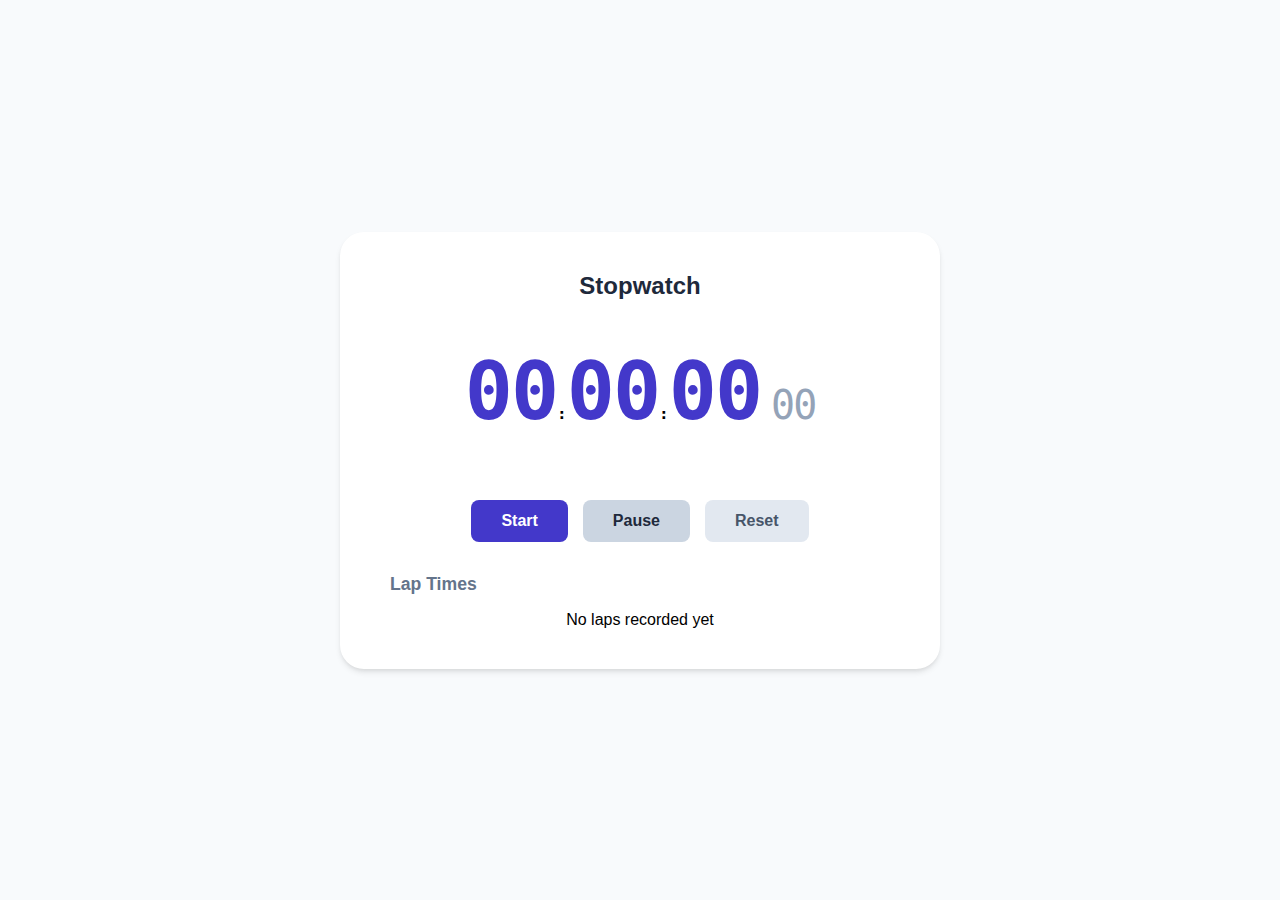
<file: index.html>
<!DOCTYPE html>
<html lang="en">

<head>
    <meta charset="UTF-8">
    <meta name="viewport" content="width=device-width, initial-scale=1.0">
    <title>Stopwatch</title>
    <link rel="stylesheet" href="stopW.css">
</head>

<body>
    <div class="container">
        <div class="stopwatch">
            <h1>Stopwatch</h1>

            <div class="display">
                <span id="hours">00</span>:<span id="minutes">00</span>:<span id="seconds">00</span><span
                    id="ms">.00</span>
            </div>

            <div class="buttons">
                <button id="startBtn" class="btn" onclick="startTimer()">Start</button>
                <button id="stopBtn" class="btn" onclick="stopTimer()">Pause</button>
                <button id="lapBtn" class="btn" onclick="recordLap()" style="display:none;">Lap</button>
                <button class="btn reset-btn" onclick="resetTimer()">Reset</button>
            </div>

            <div class="laps-section">
                <h2>Lap Times</h2>
                <div id="lapsList"></div>
            </div>
        </div>
    </div>

    <script src="stopW.js"></script>
</body>

</html>

</html>
</file>
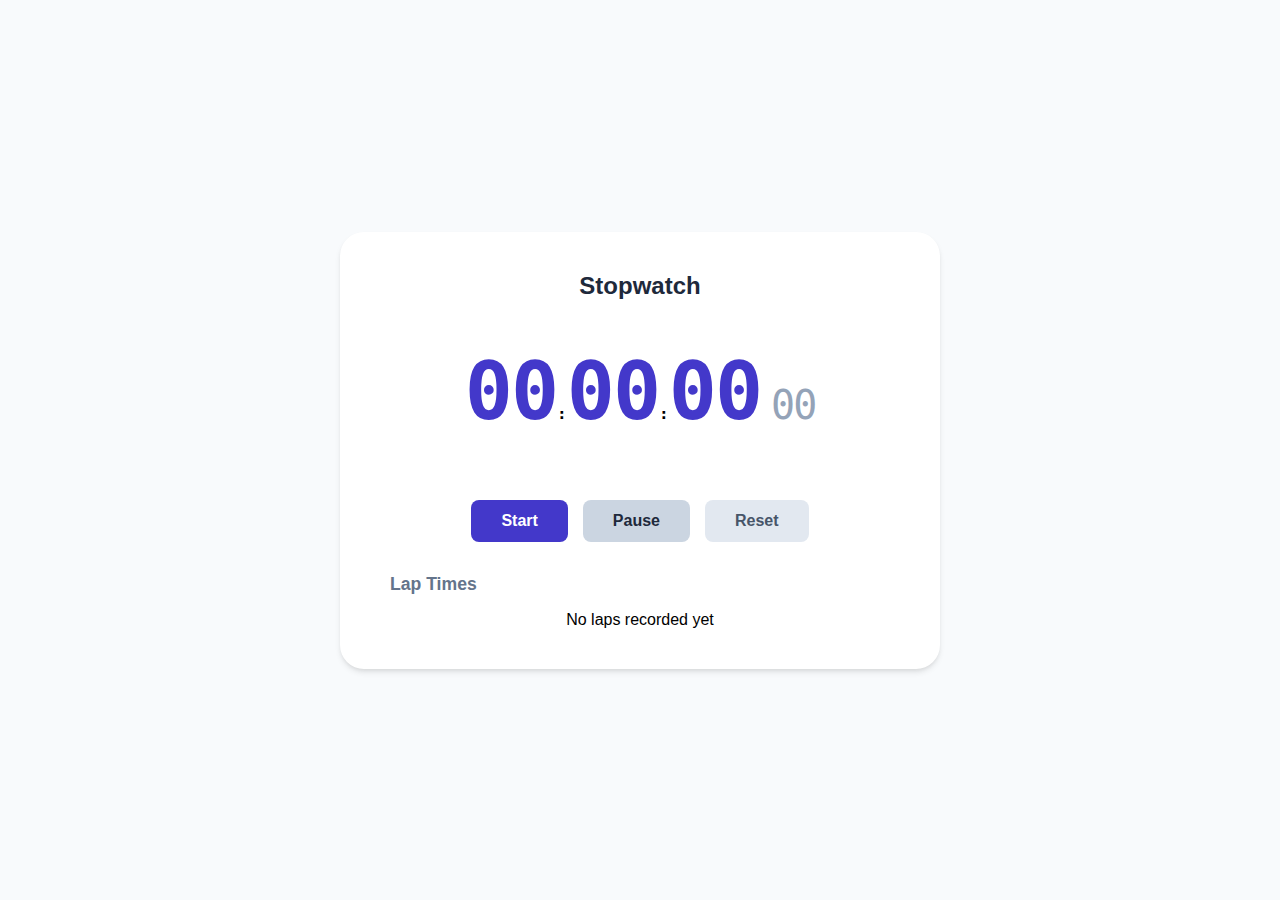
<file: stopW.html>
<!DOCTYPE html>
<html lang="en">

<head>
    <meta charset="UTF-8">
    <meta name="viewport" content="width=device-width, initial-scale=1.0">
    <title>Stopwatch</title>
    <link rel="stylesheet" href="stopW.css">
</head>

<body>
    <div class="container">
        <div class="stopwatch">
            <h1>Stopwatch</h1>

            <div class="display">
                <span id="hours">00</span>:<span id="minutes">00</span>:<span id="seconds">00</span><span
                    id="ms">.00</span>
            </div>

            <div class="buttons">
                <button id="startBtn" class="btn" onclick="startTimer()">Start</button>
                <button id="stopBtn" class="btn" onclick="stopTimer()">Pause</button>
                <button id="lapBtn" class="btn" onclick="recordLap()" style="display:none;">Lap</button>
                <button class="btn reset-btn" onclick="resetTimer()">Reset</button>
            </div>

            <div class="laps-section">
                <h2>Lap Times</h2>
                <div id="lapsList"></div>
            </div>
        </div>
    </div>

    <script src="stopW.js"></script>
</body>

</html>

</html>
</file>
<file: stopW.css>
/*@import url('https://fonts.googleapis.com/css2?family=Roboto+Mono:wght@400;700&family=Inter:wght@400;600&display=swap');*/

:root {
    --text-primary: #4338ca;
    /* Indigo/Blue from image */
    --text-slight: #94a3b8;
    /* Grey for ms */
    --bg-body: #f8fafc;
    --bg-card: #ffffff;
    --btn-start: #4338ca;
    --btn-hover: #3730a3;
    --shadow: 0 4px 6px -1px rgba(0, 0, 0, 0.1), 0 2px 4px -1px rgba(0, 0, 0, 0.06);
}

* {
    margin: 0;
    padding: 0;
    box-sizing: border-box;
}

body {
    font-family: 'Inter', sans-serif;
    background-color: var(--bg-body);
    min-height: 100vh;
    display: flex;
    justify-content: center;
    align-items: center;
    padding: 20px;
}

.container {
    width: 100%;
    max-width: 600px;
}

.stopwatch {
    background: var(--bg-card);
    border-radius: 24px;
    padding: 40px;
    box-shadow: var(--shadow);
    text-align: center;
}

h1 {
    font-size: 1.5rem;
    color: #1e293b;
    margin-bottom: 2rem;
    font-weight: 600;
}

/* Digital Display matching reference: Large Blue Numbers */
.display {
    display: flex;
    justify-content: center;
    align-items: baseline;
    font-family: 'Roboto Mono', monospace;
    font-weight: 700;
    line-height: 1;
    margin-bottom: 3rem;
    padding: 20px;
}

.display span {
    font-size: 5rem;
    color: var(--text-primary);
    font-variant-numeric: tabular-nums;
    letter-spacing: -2px;
}

#ms {
    font-size: 2.5rem;
    color: var(--text-slight);
    margin-left: 10px;
    font-weight: 500;
}

/* Clean Button Styles */
.buttons {
    display: flex;
    justify-content: center;
    gap: 15px;
    margin-bottom: 2rem;
}

.btn {
    padding: 12px 30px;
    border-radius: 8px;
    font-size: 1rem;
    font-weight: 600;
    cursor: pointer;
    border: none;
    transition: all 0.2s ease;
    background-color: #e2e8f0;
    color: #475569;
}

.btn:hover {
    background-color: #cbd5e1;
    transform: translateY(-1px);
}

/* Primary Action Buttons */
#startBtn {
    background-color: var(--btn-start);
    color: white;
}

#startBtn:hover {
    background-color: var(--btn-hover);
    box-shadow: 0 4px 12px rgba(67, 56, 202, 0.3);
}

#stopBtn {
    background-color: #cbd5e1;
    color: #1e293b;
}

#stopBtn:hover {
    background-color: #94a3b8;
}

/* Laps */
.laps-section h2 {
    font-size: 1.1rem;
    color: #64748b;
    margin-bottom: 1rem;
    text-align: left;
    padding-left: 10px;
}

#lapsList {
    max-height: 200px;
    overflow-y: auto;
}

.lap-item {
    display: flex;
    justify-content: space-between;
    padding: 10px 15px;
    border-bottom: 1px solid #f1f5f9;
    color: #334155;
    font-family: 'Roboto Mono', monospace;
}

.lap-item:last-child {
    border-bottom: none;
}

.lap-number {
    color: #94a3b8;
}

@media (max-width: 480px) {
    .display span {
        font-size: 3.5rem;
    }

    #ms {
        font-size: 1.5rem;
    }
}
</file>
